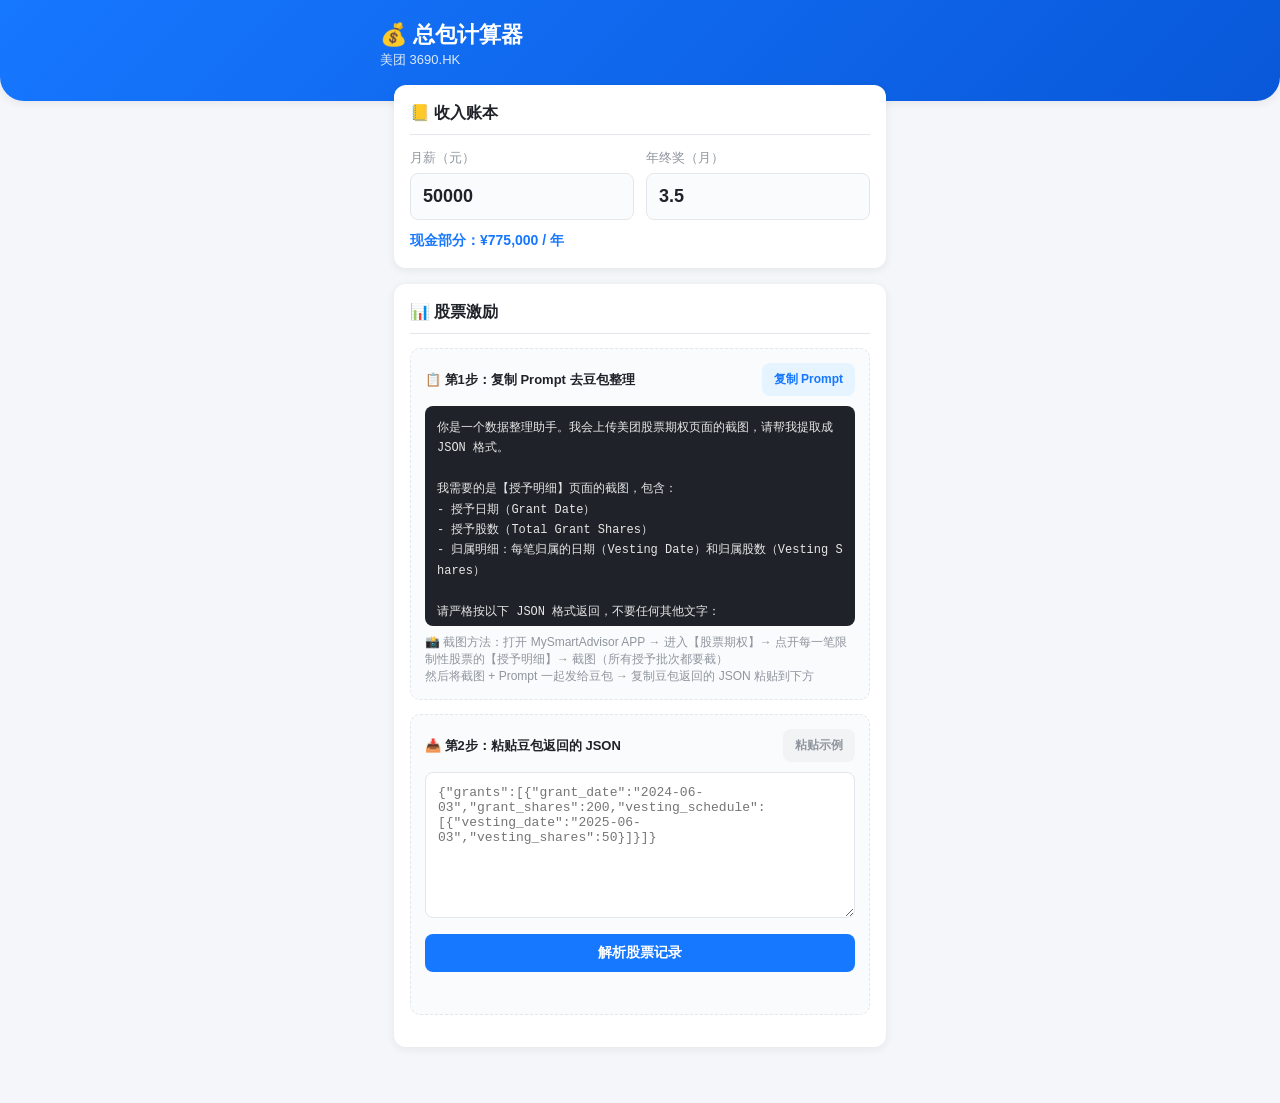
<file: src/index.html>
<!DOCTYPE html>
<html lang="zh-CN">
<head>
<meta charset="UTF-8">
<meta name="viewport" content="width=device-width, initial-scale=1.0, maximum-scale=1.0, user-scalable=no">
<title>总包计算器</title>
<link rel="stylesheet" href="style.css">
</head>
<body>
<header class="app-header">
  <div class="header-inner">
    <h1>💰 总包计算器</h1>
    <span class="subtitle">美团 3690.HK</span>
  </div>
</header>

<main class="app-main">

  <!-- ========== 区块一：收入账本 ========== -->
  <section class="card" id="sec-income">
    <div class="card-title">📒 收入账本</div>
    <div class="income-grid">
      <div class="field">
        <label for="salary">月薪（元）</label>
        <div class="input-wrap">
          <input type="text" id="salary" inputmode="numeric" placeholder="50000" value="50000">
        </div>
      </div>
      <div class="field">
        <label for="bonus">年终奖（月）</label>
        <div class="input-wrap">
          <input type="text" id="bonus" inputmode="decimal" placeholder="3.5" value="3.5">
        </div>
      </div>
    </div>
    <div class="income-hint" id="income-hint">现金部分：¥775,000 / 年</div>
  </section>

  <!-- ========== 区块二：股票激励 ========== -->
  <section class="card" id="sec-stock">
    <div class="card-title">📊 股票激励</div>

    <!-- Step 1: 豆包 Prompt -->
    <div class="prompt-box">
      <div class="prompt-header">
        <span>📋 第1步：复制 Prompt 去豆包整理</span>
        <button class="btn btn-copy" id="copy-prompt">复制 Prompt</button>
      </div>
      <pre class="prompt-text" id="prompt-text"></pre>
      <div class="prompt-steps">📸 截图方法：打开 MySmartAdvisor APP → 进入【股票期权】→ 点开每一笔限制性股票的【授予明细】→ 截图（所有授予批次都要截）<br>然后将截图 + Prompt 一起发给豆包 → 复制豆包返回的 JSON 粘贴到下方</div>
    </div>

    <!-- Step 2: 粘贴 JSON -->
    <div class="paste-box">
      <div class="prompt-header">
        <span>📥 第2步：粘贴豆包返回的 JSON</span>
        <button class="btn btn-ghost" id="paste-example">粘贴示例</button>
      </div>
      <textarea id="grants-json" rows="8" placeholder='{"grants":[{"grant_date":"2024-06-03","grant_shares":200,"vesting_schedule":[{"vesting_date":"2025-06-03","vesting_shares":50}]}]}'></textarea>
      <button class="btn btn-primary" id="parse-json">解析股票记录</button>
      <div class="err-box" id="parse-error"></div>
    </div>

    <!-- Step 3: 记录卡片 -->
    <div id="grant-list-wrap" class="hidden">
      <div class="prompt-header">
        <span>✅ 第3步：确认股票激励记录</span>
      </div>
      <div id="grant-list"></div>
    </div>
  </section>

  <!-- ========== 区块三：结果 ========== -->
  <section class="card hidden" id="sec-result">
    <div class="card-title">📈 总包结果</div>
    <div class="result-tabs">
      <button class="tab active" data-year="current">今年</button>
      <button class="tab" data-year="next">明年</button>
    </div>
    <div class="result-hero">
      <div class="hero-label" id="hero-label">2026 年总包</div>
      <div class="hero-value" id="hero-value">¥0</div>
      <div class="hero-breakdown" id="hero-breakdown"></div>
      <div class="hero-delta" id="hero-delta"></div>
    </div>
    <div class="result-table-wrap" id="result-table-wrap"></div>
    <div class="data-source" id="data-source"></div>
  </section>

</main>

<div id="toast" class="toast hidden"></div>

<script src="data/mt_stock.js"></script>
<script src="data/hkd_rate.js"></script>
<script src="app.js"></script>
</body>
</html>
</file>
<file: src/style.css>
:root {
  --primary: #1677ff;
  --primary-dark: #0958d9;
  --bg: #f5f6fa;
  --card: #ffffff;
  --text: #1f2329;
  --text-sub: #8f959e;
  --border: #e5e6eb;
  --green: #00b42a;
  --red: #f53f3f;
  --radius: 12px;
  --shadow: 0 2px 8px rgba(31,35,41,.08);
}

* { margin: 0; padding: 0; box-sizing: border-box; }
body {
  font-family: -apple-system, BlinkMacSystemFont, "PingFang SC", "Microsoft YaHei", sans-serif;
  background: var(--bg);
  color: var(--text);
  padding-bottom: 40px;
}

.app-header {
  background: linear-gradient(135deg, #1677ff, #0958d9);
  color: #fff;
  padding: 20px 16px 32px;
  border-radius: 0 0 24px 24px;
  box-shadow: var(--shadow);
}
.header-inner { max-width: 520px; margin: 0 auto; }
.header-inner h1 { font-size: 22px; font-weight: 700; }
.subtitle { font-size: 13px; opacity: .85; margin-top: 4px; }

.app-main { max-width: 520px; margin: -16px auto 0; padding: 0 14px; }

.card {
  background: var(--card);
  border-radius: var(--radius);
  box-shadow: var(--shadow);
  padding: 18px 16px;
  margin-bottom: 16px;
}
.card-title {
  font-size: 16px;
  font-weight: 700;
  margin-bottom: 14px;
  padding-bottom: 10px;
  border-bottom: 1px solid var(--border);
}

/* ---- 收入账本 ---- */
.income-grid { display: grid; grid-template-columns: 1fr 1fr; gap: 12px; }
.field label { display: block; font-size: 13px; color: var(--text-sub); margin-bottom: 6px; }
.input-wrap {
  border: 1px solid var(--border);
  border-radius: 8px;
  padding: 0 12px;
  background: #fafbfc;
  transition: border-color .2s;
}
.input-wrap:focus-within { border-color: var(--primary); background: #fff; }
.input-wrap input {
  width: 100%;
  border: none;
  outline: none;
  font-size: 18px;
  font-weight: 600;
  padding: 12px 0;
  background: transparent;
  color: var(--text);
}
.income-hint { margin-top: 12px; font-size: 14px; color: var(--primary); font-weight: 600; }

/* ---- 按钮 ---- */
.btn {
  border: none;
  border-radius: 8px;
  padding: 10px 16px;
  font-size: 14px;
  font-weight: 600;
  cursor: pointer;
  transition: all .15s;
  touch-action: manipulation;
}
.btn:active { transform: scale(.97); }
.btn-primary { background: var(--primary); color: #fff; width: 100%; margin-top: 12px; }
.btn-primary:active { background: var(--primary-dark); }
.btn-copy { background: #e6f4ff; color: var(--primary); font-size: 12px; padding: 8px 12px; }
.btn-ghost { background: #f2f3f5; color: var(--text-sub); font-size: 12px; padding: 8px 12px; }

/* ---- 豆包 prompt ---- */
.prompt-box, .paste-box {
  border: 1px dashed var(--border);
  border-radius: 10px;
  padding: 14px;
  margin-bottom: 14px;
  background: #fafbfc;
}
.prompt-header {
  display: flex;
  align-items: center;
  justify-content: space-between;
  margin-bottom: 10px;
  font-weight: 600;
  font-size: 13px;
}
.prompt-text {
  background: #1f2329;
  color: #e6e6e6;
  font-size: 12px;
  line-height: 1.7;
  padding: 12px;
  border-radius: 8px;
  white-space: pre-wrap;
  word-break: break-all;
  max-height: 220px;
  overflow-y: auto;
}
.prompt-steps { margin-top: 8px; font-size: 12px; color: var(--text-sub); }

/* ---- JSON 输入 ---- */
textarea {
  width: 100%;
  border: 1px solid var(--border);
  border-radius: 8px;
  padding: 12px;
  font-size: 13px;
  font-family: "SF Mono", Consolas, monospace;
  resize: vertical;
  background: #fff;
  outline: none;
}
textarea:focus { border-color: var(--primary); }

/* ---- 校验错误 ---- */
.err-box { margin-top: 8px; font-size: 13px; color: var(--red); min-height: 20px; }
.err-box ul { padding-left: 18px; }
.err-box li { margin-bottom: 4px; }

/* ---- 授予记录卡片 ---- */
#grant-list-wrap { margin-top: 8px; }
.grant-card {
  border: 1px solid var(--border);
  border-radius: 10px;
  padding: 12px;
  margin-bottom: 10px;
  background: #fff;
}
.grant-head {
  display: flex;
  justify-content: space-between;
  align-items: center;
  margin-bottom: 8px;
}
.grant-title { font-weight: 700; font-size: 14px; }
.grant-value { font-size: 13px; color: var(--primary); font-weight: 600; }
.grant-del { color: var(--red); background: none; border: none; font-size: 18px; cursor: pointer; }
.grant-vest {
  display: flex;
  flex-wrap: wrap;
  gap: 6px;
}
.vest-chip {
  background: #f2f3f5;
  border-radius: 6px;
  padding: 4px 8px;
  font-size: 12px;
  color: var(--text-sub);
}
.vest-chip.this-year { background: #e6f4ff; color: var(--primary); }
.vest-chip.next-year { background: #e8ffea; color: var(--green); }
.grant-edit { margin-top: 6px; font-size: 12px; color: var(--text-sub); }

/* ---- 结果 ---- */
.hidden { display: none !important; }
.result-tabs { display: flex; gap: 8px; margin-bottom: 14px; }
.tab {
  flex: 1;
  padding: 10px;
  border: 1px solid var(--border);
  border-radius: 8px;
  background: #fff;
  font-size: 14px;
  font-weight: 600;
  cursor: pointer;
  color: var(--text-sub);
}
.tab.active { background: var(--primary); color: #fff; border-color: var(--primary); }

.result-hero {
  text-align: center;
  padding: 20px 0;
  background: linear-gradient(180deg, #f0f5ff, #fff);
  border-radius: 12px;
  margin-bottom: 16px;
}
.hero-label { font-size: 14px; color: var(--text-sub); }
.hero-value { font-size: 40px; font-weight: 800; color: var(--text); margin: 8px 0; letter-spacing: -1px; }
.hero-breakdown { font-size: 14px; color: var(--text-sub); }
.hero-delta { margin-top: 8px; font-size: 13px; font-weight: 600; }
.hero-delta.up { color: var(--green); }
.hero-delta.down { color: var(--red); }

.result-table-wrap { overflow-x: auto; }
.result-table {
  width: 100%;
  border-collapse: collapse;
  font-size: 13px;
  min-width: 600px;
}
.result-table th, .result-table td {
  padding: 10px 8px;
  text-align: right;
  border-bottom: 1px solid var(--border);
  white-space: nowrap;
}
.result-table th {
  background: #fafbfc;
  font-weight: 600;
  color: var(--text-sub);
  font-size: 12px;
}
.result-table td:first-child, .result-table th:first-child { text-align: left; }
.result-table .total-row td { font-weight: 700; background: #f7f9fc; }

.data-source {
  margin-top: 14px;
  font-size: 11px;
  color: var(--text-sub);
  text-align: center;
}

/* ---- Toast ---- */
.toast {
  position: fixed;
  left: 50%;
  bottom: 40px;
  transform: translateX(-50%);
  background: rgba(0,0,0,.8);
  color: #fff;
  padding: 10px 20px;
  border-radius: 8px;
  font-size: 14px;
  z-index: 999;
}
</file>
